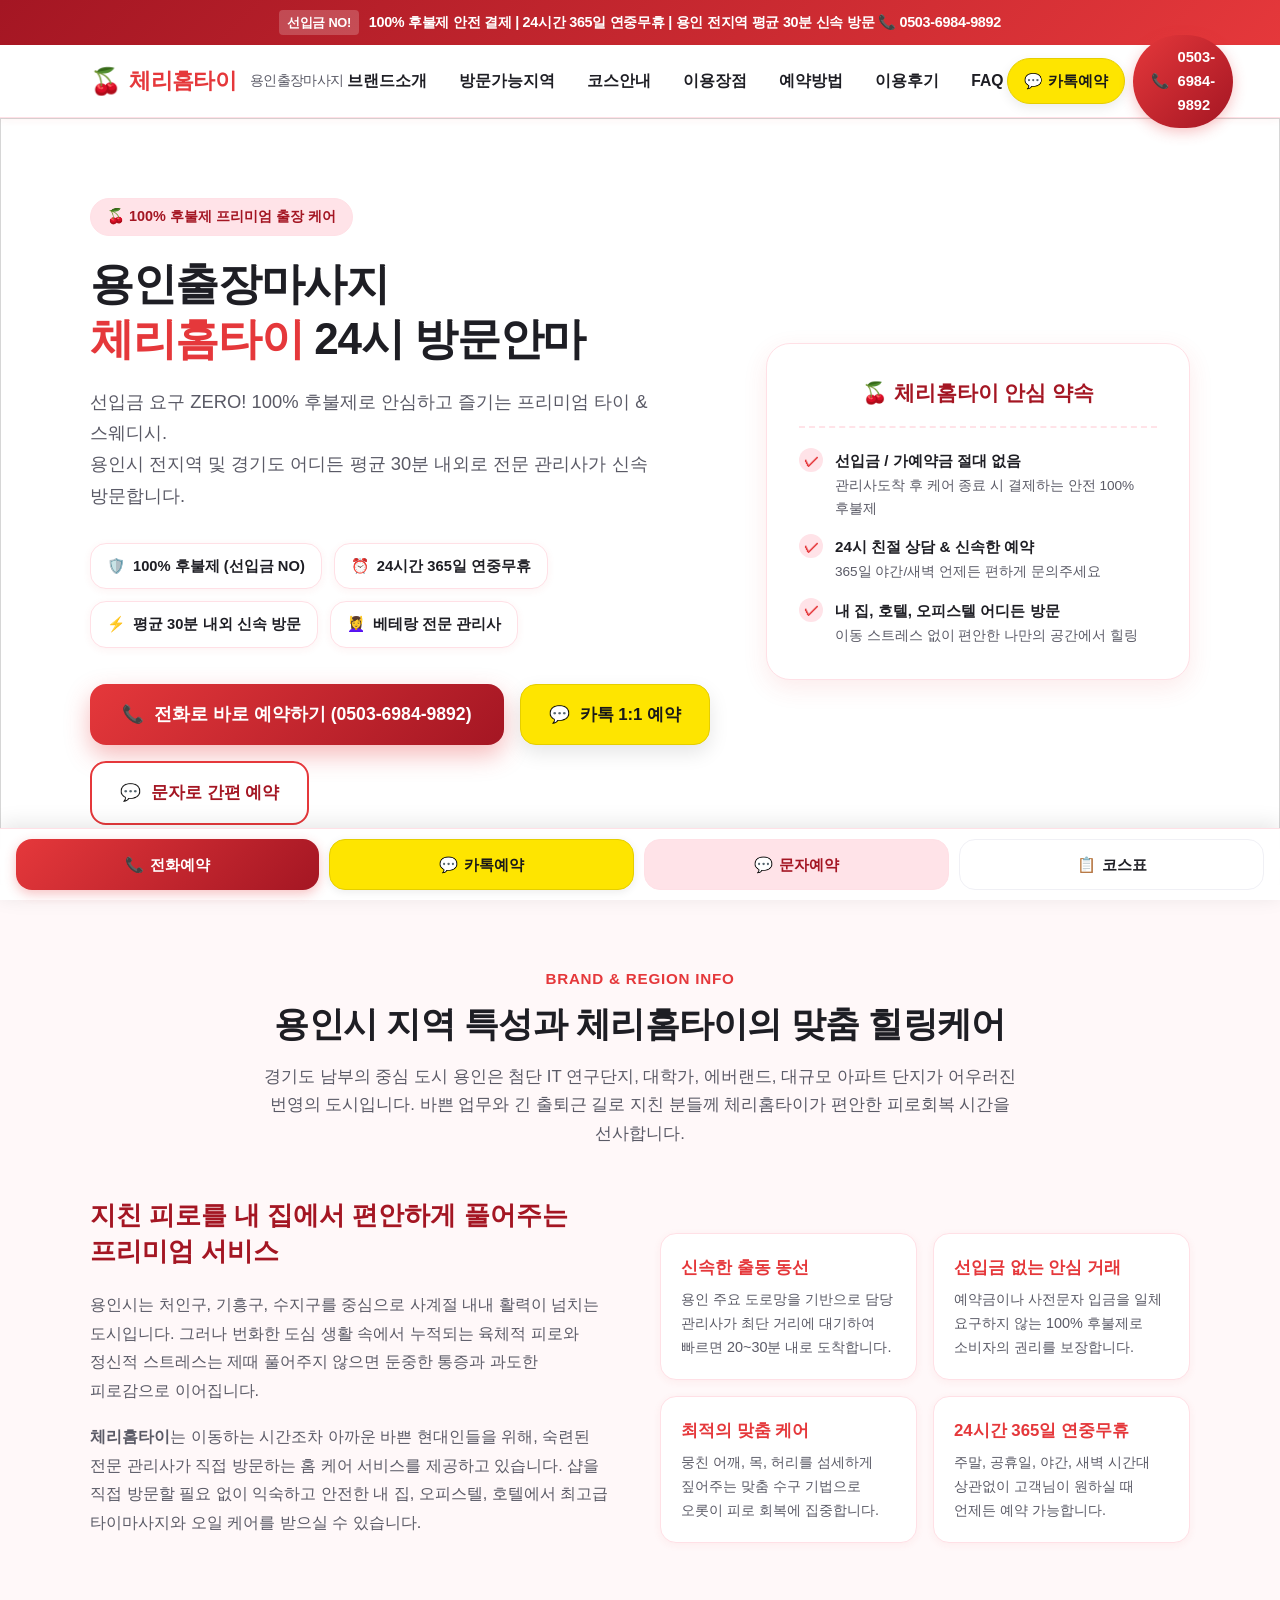
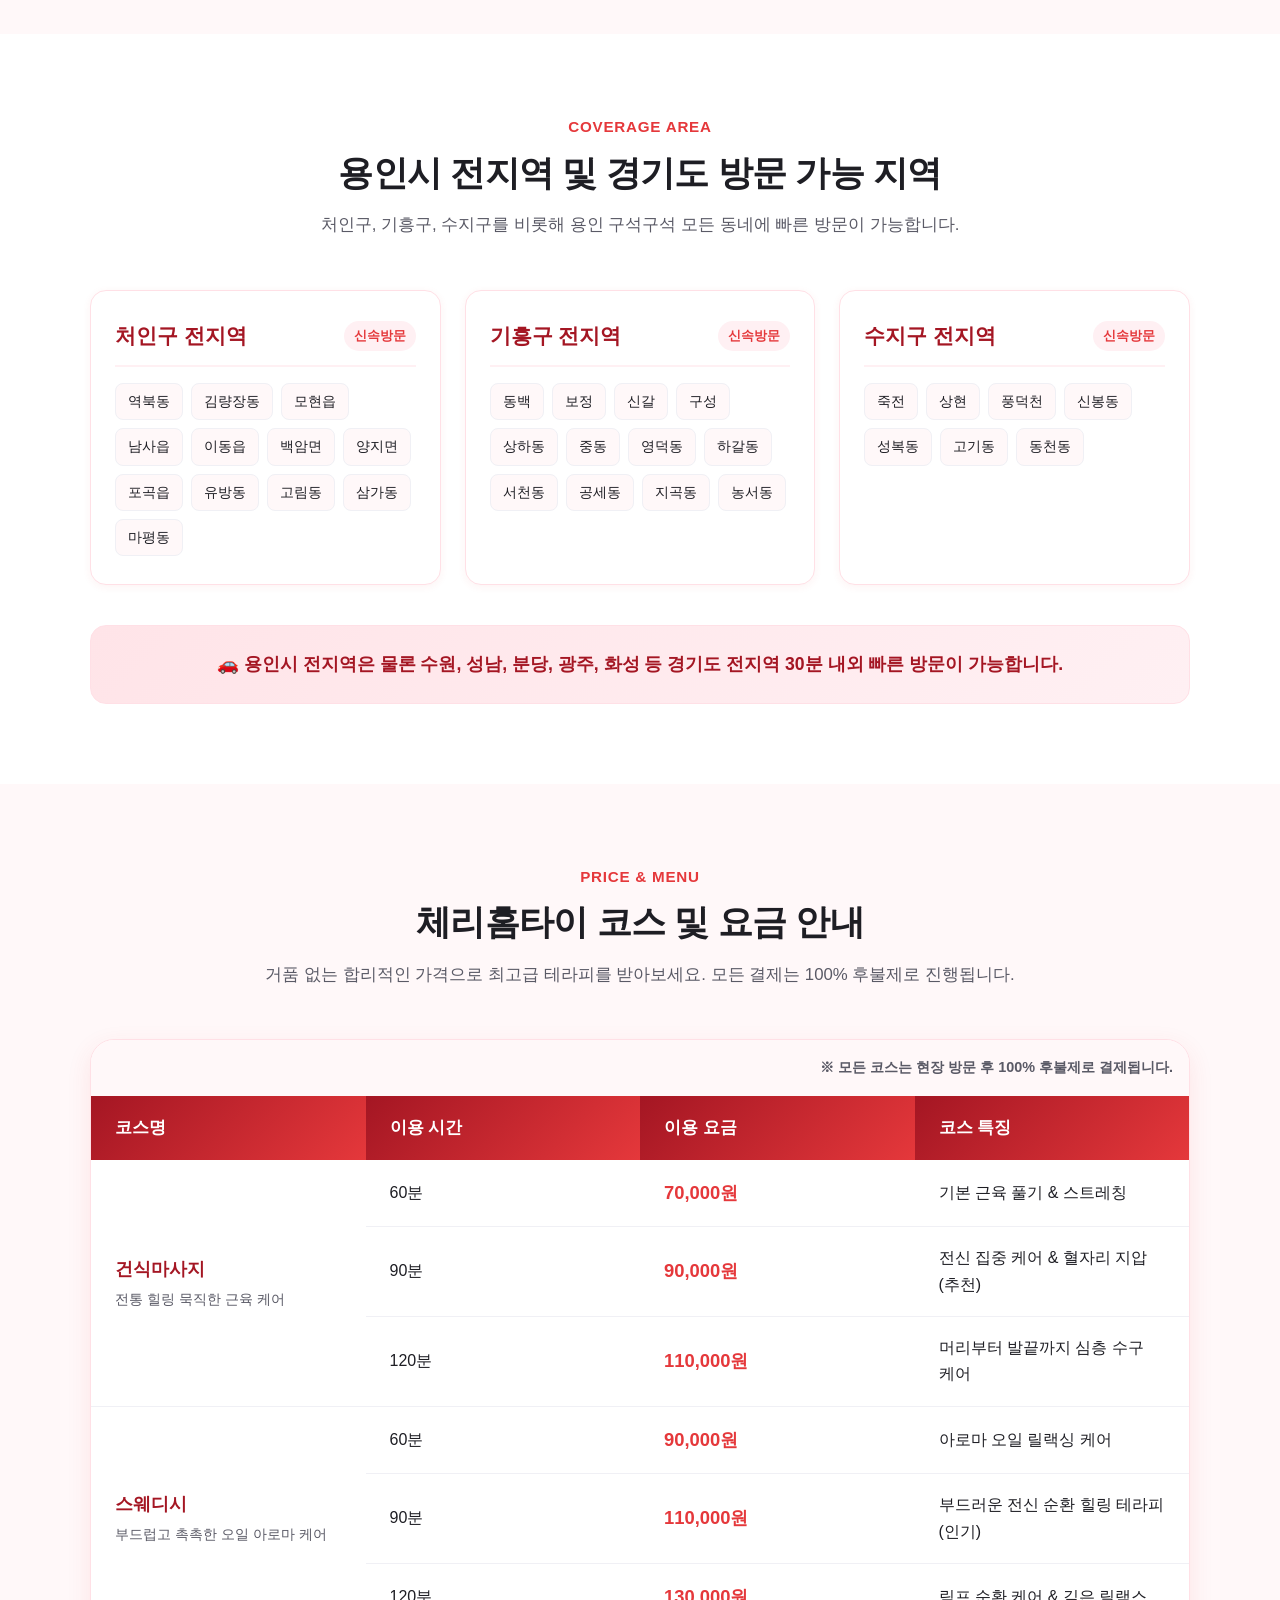
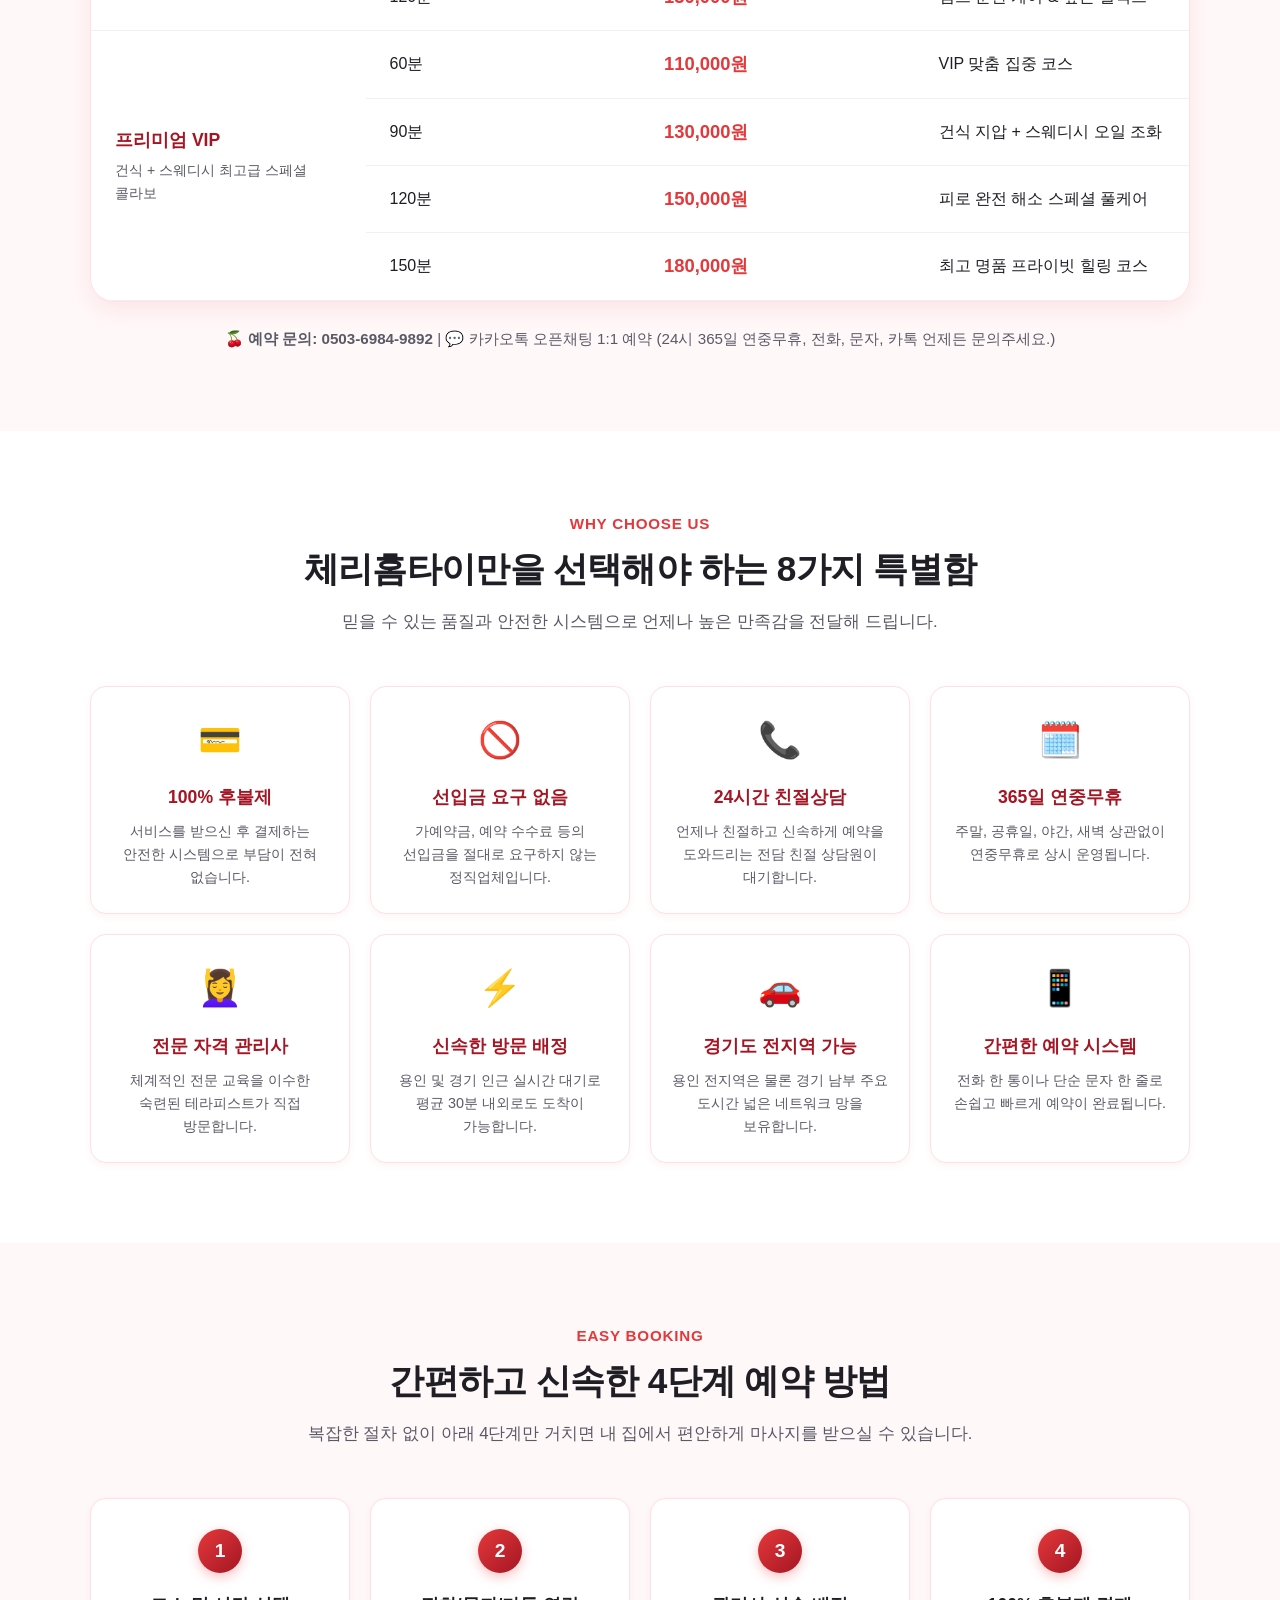
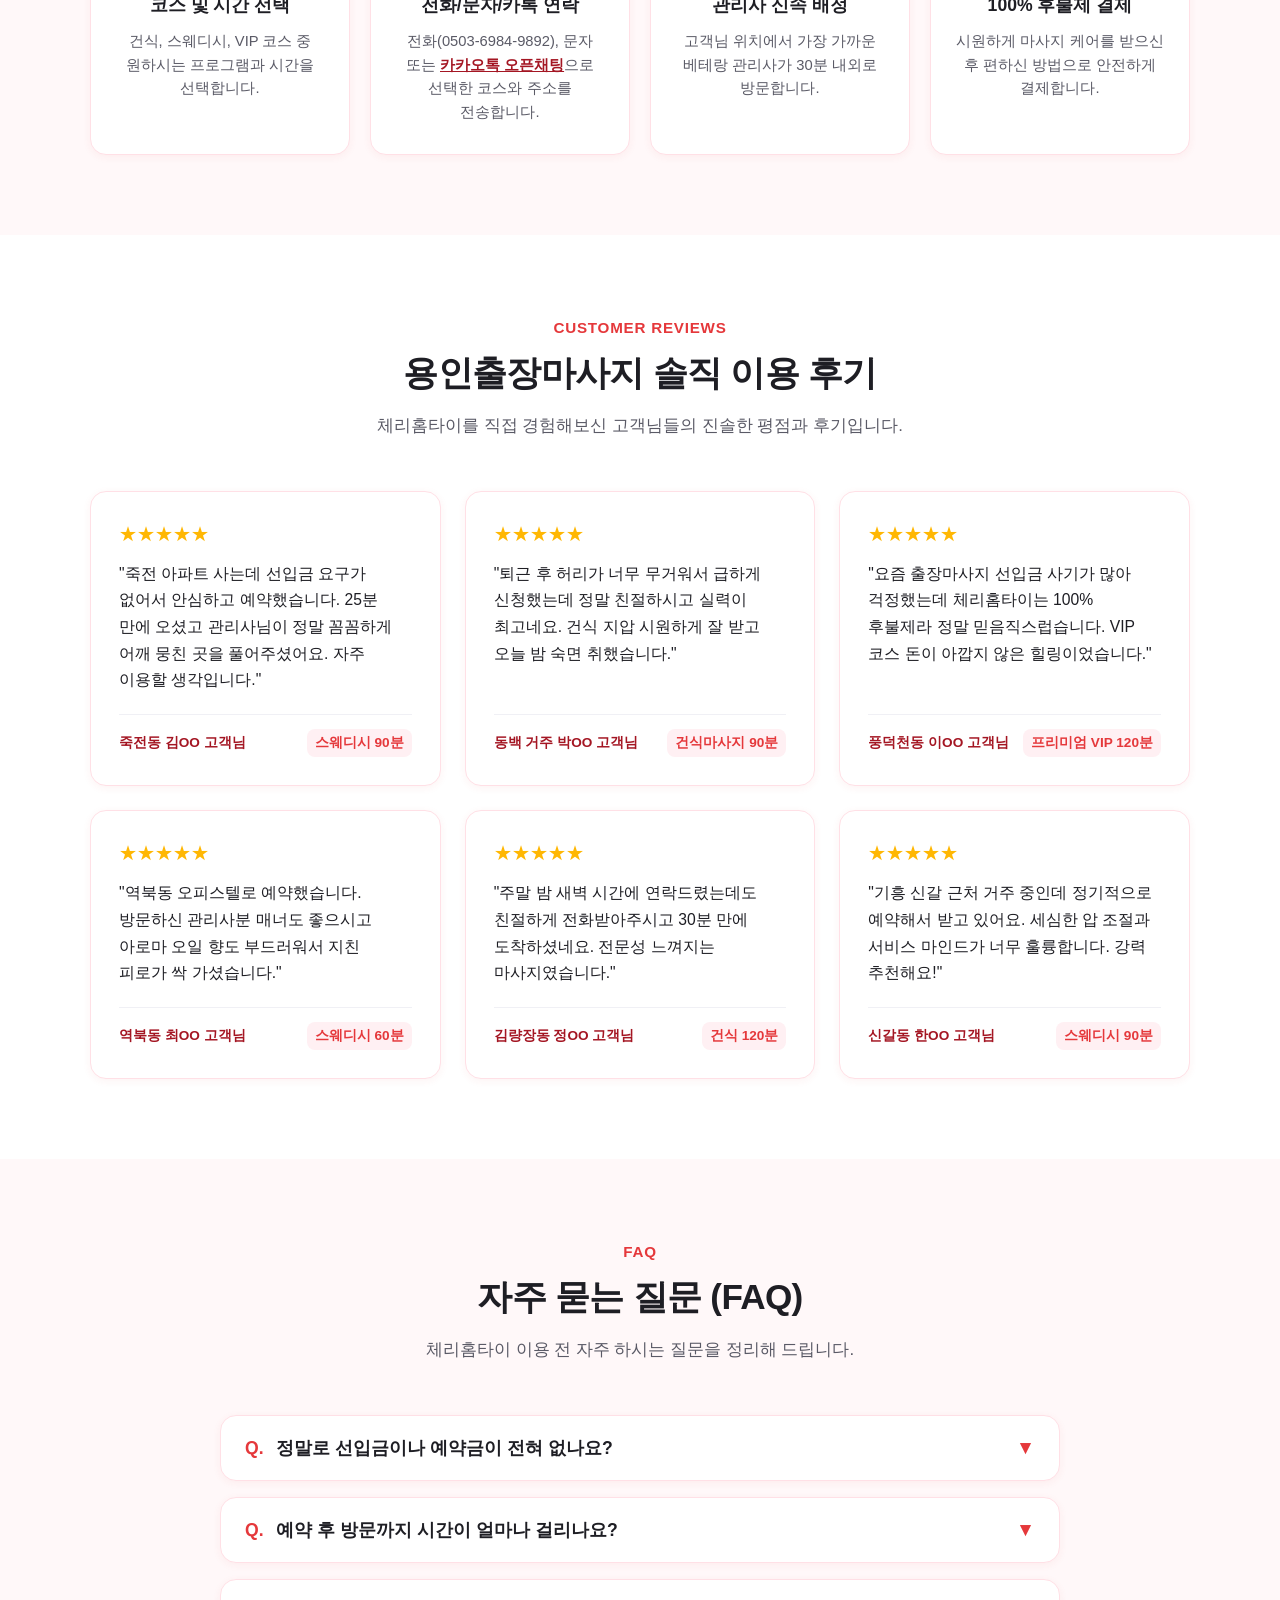
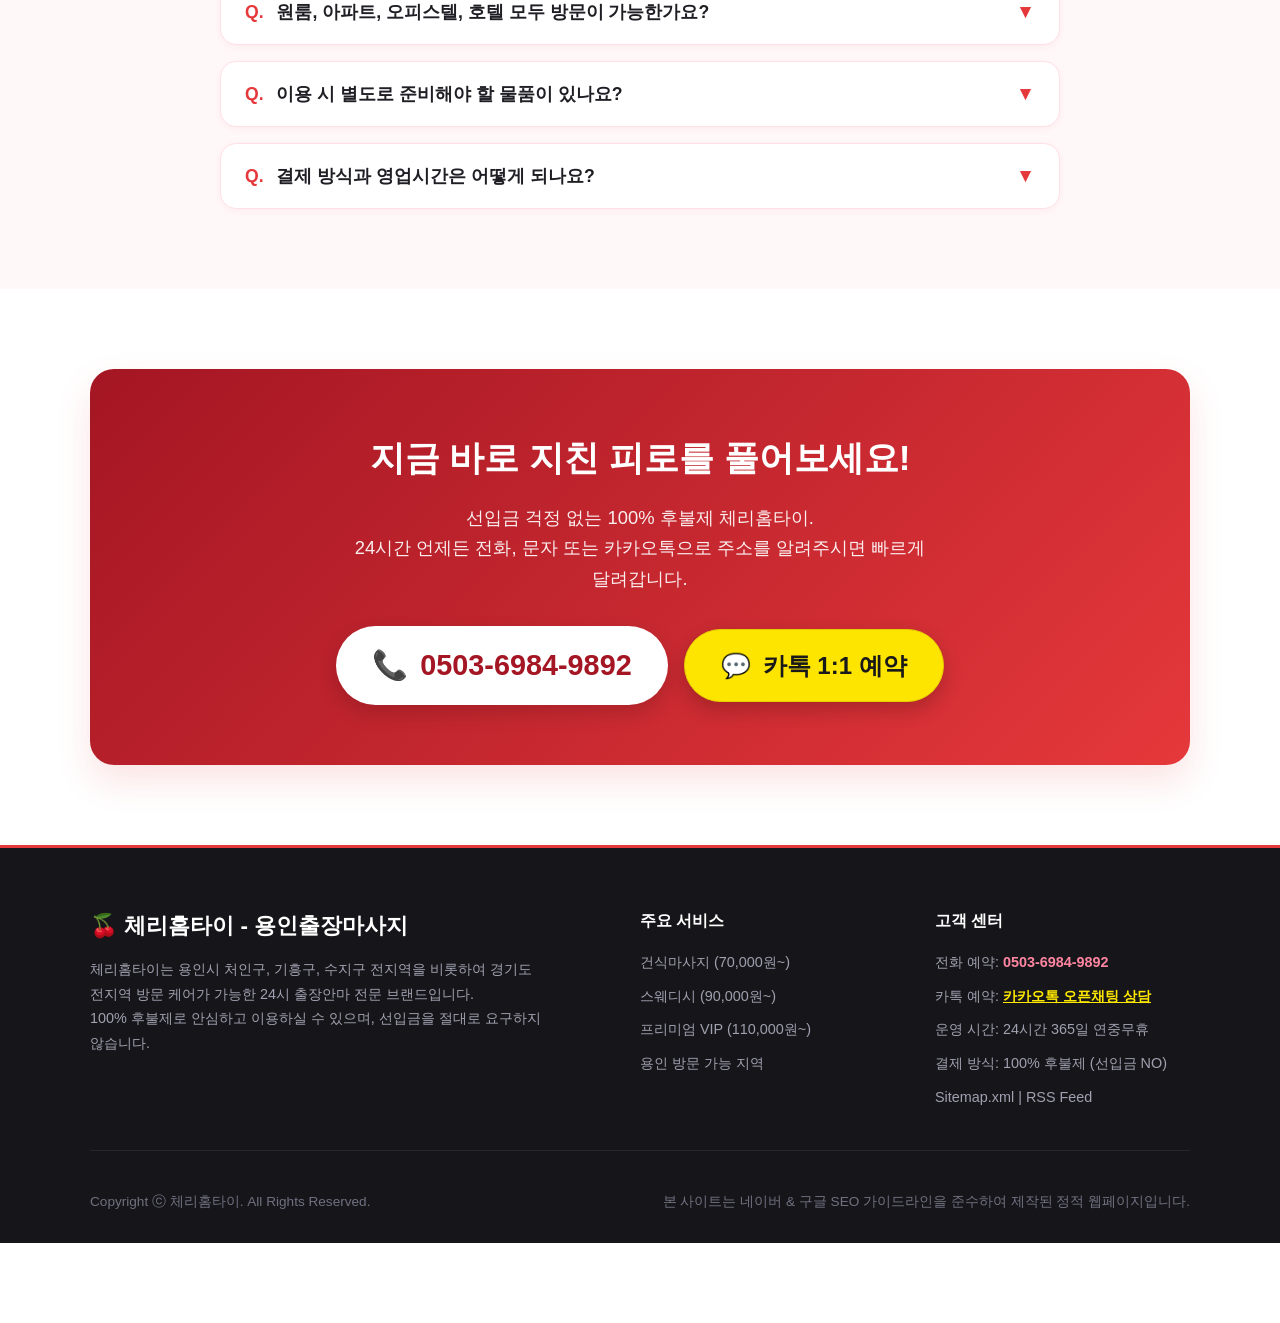
<file: index.html>
<!DOCTYPE html>
<html lang="ko">
<head>
  <meta charset="UTF-8">
  <meta name="viewport" content="width=device-width, initial-scale=1.0, maximum-scale=5.0">
  <meta http-equiv="X-UA-Compatible" content="IE=edge">
  
  <!-- Naver & Search Engine Verification -->
  <meta name="naver-site-verification" content="7aa9ab7d4a8866bc0a4c1fb76f53d74b">
  
  <!-- SEO Essential Title & Description -->
  <title>용인출장마사지 100%후불제 24시 체리홈타이 | 용인출장안마 전문</title>
  <meta name="description" content="용인출장마사지 전문 체리홈타이. 선입금 없는 100% 후불제, 24시간 365일 연중무휴, 평균 30분 내외 신속 방문! 처인구, 기흥구, 수지구, 동백, 죽전, 보정, 신갈, 역북 등 용인 전지역 전문 관리사 방문 케어.">
  <meta name="keywords" content="용인출장마사지, 용인출장안마, 체리홈타이, 용인홈타이, 처인구출장마사지, 기흥구출장마사지, 수지구출장마사지, 동백출장마사지, 죽전출장마사지, 보정출장마사지, 신갈출장마사지, 상현출장마사지, 풍덕천출장마사지, 구성출장마사지, 역북출장마사지, 김량장출장마사지, 모현출장마사지, 남사출장마사지, 이동출장마사지, 백암출장마사지, 양지출장마사지, 100%후불제, 선입금없음">
  
  <!-- Canonical URL -->
  <link rel="canonical" href="https://massage-platform.yongincherry.workers.dev/">
  
  <!-- Robots Indexing -->
  <meta name="robots" content="index, follow, max-image-preview:large, max-snippet:-1, max-video-preview:-1">
  <meta name="author" content="체리홈타이">
  
  <!-- Favicon -->
  <link rel="icon" type="image/png" sizes="48x48" href="https://massage-platform.yongincherry.workers.dev/cherrylogo.png">
  <link rel="apple-touch-icon" href="https://massage-platform.yongincherry.workers.dev/cherrylogo.png">
  
  <!-- Open Graph (OG) Tags -->
  <meta property="og:type" content="website">
  <meta property="og:site_name" content="체리홈타이">
  <meta property="og:title" content="용인출장마사지 100%후불제 24시 체리홈타이">
  <meta property="og:description" content="선입금 없는 100% 후불제 용인출장마사지! 24시간 365일 연중무휴, 평균 30분 내외 신속 방문. 타이, 스웨디시, VIP 케어 전문.">
  <meta property="og:url" content="https://massage-platform.yongincherry.workers.dev/">
  <meta property="og:image" content="https://massage-platform.yongincherry.workers.dev/yonginog.png">
  <meta property="og:image:secure_url" content="https://massage-platform.yongincherry.workers.dev/yonginog.png">
  <meta property="og:image:width" content="600">
  <meta property="og:image:height" content="600">
  <meta property="og:image:type" content="image/png">
  <meta property="og:locale" content="ko_KR">
  
  <!-- Twitter Card Tags -->
  <meta name="twitter:card" content="summary_large_image">
  <meta name="twitter:title" content="용인출장마사지 100%후불제 24시 체리홈타이">
  <meta name="twitter:description" content="선입금 사기 걱정 없는 100% 후불제 용인출장안마 전문 체리홈타이. 24시간 언제든 신속 방문.">
  <meta name="twitter:image" content="https://massage-platform.yongincherry.workers.dev/yonginog.png">
  
  <!-- Pure External CSS -->
  <link rel="stylesheet" href="style.css">
  
  <!-- JSON-LD Structured Data Schemas -->
  <script type="application/ld+json">
  {
    "@context": "https://schema.org",
    "@graph": [
      {
        "@type": ["ProfessionalService", "LocalBusiness"],
        "@id": "https://massage-platform.yongincherry.workers.dev/#localbusiness",
        "name": "체리홈타이 - 용인출장마사지",
        "image": "https://massage-platform.yongincherry.workers.dev/yonginog.png",
        "logo": "https://massage-platform.yongincherry.workers.dev/cherrylogo.png",
        "url": "https://massage-platform.yongincherry.workers.dev/",
        "telephone": "0503-6984-9892",
        "priceRange": "70,000원 ~ 180,000원",
        "address": {
          "@type": "PostalAddress",
          "addressLocality": "용인시",
          "addressRegion": "경기도",
          "addressCountry": "KR"
        },
        "geo": {
          "@type": "GeoCoordinates",
          "latitude": "37.241088",
          "longitude": "127.177553"
        },
        "openingHoursSpecification": {
          "@type": "OpeningHoursSpecification",
          "dayOfWeek": ["Monday", "Tuesday", "Wednesday", "Thursday", "Friday", "Saturday", "Sunday"],
          "opens": "00:00",
          "closes": "24:00"
        },
        "areaServed": [
          {"@type": "AdministrativeArea", "name": "용인시 처인구"},
          {"@type": "AdministrativeArea", "name": "용인시 기흥구"},
          {"@type": "AdministrativeArea", "name": "용인시 수지구"},
          {"@type": "AdministrativeArea", "name": "경기도 전지역"}
        ],
        "description": "용인출장마사지 전문 체리홈타이. 100% 후불제, 선입금 없음, 24시간 365일 연중무휴, 평균 30분 내외 방문."
      },
      {
        "@type": "WebSite",
        "@id": "https://massage-platform.yongincherry.workers.dev/#website",
        "url": "https://massage-platform.yongincherry.workers.dev/",
        "name": "체리홈타이 용인출장마사지",
        "inLanguage": "ko-KR"
      },
      {
        "@type": "Organization",
        "@id": "https://massage-platform.yongincherry.workers.dev/#organization",
        "name": "체리홈타이",
        "url": "https://massage-platform.yongincherry.workers.dev/",
        "logo": "https://massage-platform.yongincherry.workers.dev/cherrylogo.png",
        "image": "https://massage-platform.yongincherry.workers.dev/yonginog.png",
        "contactPoint": {
          "@type": "ContactPoint",
          "telephone": "0503-6984-9892",
          "contactType": "customer service",
          "availableLanguage": "Korean"
        }
      },
      {
        "@type": "BreadcrumbList",
        "@id": "https://massage-platform.yongincherry.workers.dev/#breadcrumb",
        "itemListElement": [
          {
            "@type": "ListItem",
            "position": 1,
            "name": "홈",
            "item": "https://massage-platform.yongincherry.workers.dev/"
          },
          {
            "@type": "ListItem",
            "position": 2,
            "name": "경기도 출장마사지",
            "item": "https://massage-platform.yongincherry.workers.dev/#about"
          },
          {
            "@type": "ListItem",
            "position": 3,
            "name": "용인출장마사지 (체리홈타이)",
            "item": "https://massage-platform.yongincherry.workers.dev/"
          }
        ]
      },
      {
        "@type": "FAQPage",
        "@id": "https://massage-platform.yongincherry.workers.dev/#faqpage",
        "mainEntity": [
          {
            "@type": "Question",
            "name": "정말로 선입금이나 예약금이 전혀 없나요?",
            "acceptedAnswer": {
              "@type": "Answer",
              "text": "네, 체리홈타이는 100% 후불제로만 운영됩니다. 가예약금, 출장비, 예약 수수료 등의 선입금을 절대로 요구하지 않으므로 안심하고 이용하실 수 있습니다."
            }
          },
          {
            "@type": "Question",
            "name": "예약 후 방문까지 시간이 얼마나 걸리나요?",
            "acceptedAnswer": {
              "@type": "Answer",
              "text": "용인시 전지역(처인구, 기흥구, 수지구 등) 평균 30분 내외로 신속하게 방문합니다. 최적화된 동선으로 관리사를 빠르게 배정합니다."
            }
          },
          {
            "@type": "Question",
            "name": "원룸, 아파트, 오피스텔, 호텔 모두 방문 가능한가요?",
            "acceptedAnswer": {
              "@type": "Answer",
              "text": "네, 아파트, 오피스텔, 빌라, 원룸 등 개인 거주 공간과 호텔, 모텔 등 숙박업소 모두 방문 케어가 가능합니다."
            }
          },
          {
            "@type": "Question",
            "name": "이용 시 별도로 준비해야 할 물품이 있나요?",
            "acceptedAnswer": {
              "@type": "Answer",
              "text": "따로 준비하실 필요가 없습니다. 전문 관리사가 최고급 타월, 오일 등 필요한 모든 용품을 준비하여 방문합니다."
            }
          },
          {
            "@type": "Question",
            "name": "결제 방식과 영업시간은 어떻게 되나요?",
            "acceptedAnswer": {
              "@type": "Answer",
              "text": "체리홈타이는 24시간 365일 연중무휴로 운영됩니다. 서비스 종료 후 현금 또는 계좌이체 등 100% 후불제로 결제하시면 됩니다."
            }
          }
        ]
      }
    ]
  }
  </script>
</head>
<body>

  <!-- Top Announcement Bar -->
  <div class="announcement-bar">
    <span>선입금 NO!</span> 100% 후불제 안전 결제 | 24시간 365일 연중무휴 | 용인 전지역 평균 30분 신속 방문 📞 <strong>0503-6984-9892</strong>
  </div>

  <!-- Header -->
  <header class="main-header">
    <div class="container header-inner">
      <a href="https://massage-platform.yongincherry.workers.dev/" class="logo" title="체리홈타이 메인으로 이동">
        <span class="cherry-icon">🍒</span>
        <span>체리홈타이</span>
        <span class="sub">용인출장마사지</span>
      </a>

      <nav class="nav-menu" id="navMenu">
        <a href="#about" class="nav-link">브랜드소개</a>
        <a href="#region" class="nav-link">방문가능지역</a>
        <a href="#course" class="nav-link">코스안내</a>
        <a href="#advantages" class="nav-link">이용장점</a>
        <a href="#reservation" class="nav-link">예약방법</a>
        <a href="#reviews" class="nav-link">이용후기</a>
        <a href="#faq" class="nav-link">FAQ</a>
      </nav>

      <div class="header-action-group" style="display: flex; align-items: center; gap: 8px;">
        <a href="https://open.kakao.com/o/s3zuwACi" target="_blank" rel="noopener noreferrer" class="header-kakao-btn" title="체리홈타이 카카오톡 예약 문의">
          <span>💬</span> 카톡예약
        </a>
        <a href="tel:0503-6984-9892" class="header-call-btn" title="체리홈타이 24시 전화 연결">
          <span>📞</span> 0503-6984-9892
        </a>
      </div>

      <button class="mobile-menu-btn" id="mobileMenuBtn" aria-label="모바일 메뉴 열기" aria-expanded="false">
        ☰
      </button>
    </div>
  </header>

  <main id="main-content">
    <!-- Hero Section -->
    <section class="hero-section" id="hero">
      <img
        id="heroBackgroundImage"
        class="hero-background-image"
        alt=""
        aria-hidden="true"
      >

      <div class="hero-background-overlay" aria-hidden="true"></div>

      <div class="hero-inner container hero-grid">
        <div class="hero-content">
          <div class="hero-tag">
            <span>🍒 100% 후불제 프리미엄 출장 케어</span>
          </div>
          <!-- Primary H1 tag for SEO -->
          <h1 class="hero-title">
            용인출장마사지<br>
            <span class="highlight">체리홈타이</span> 24시 방문안마
          </h1>
          <p class="hero-subtitle">
            선입금 요구 ZERO! 100% 후불제로 안심하고 즐기는 프리미엄 타이 &amp; 스웨디시.<br>
            용인시 전지역 및 경기도 어디든 평균 30분 내외로 전문 관리사가 신속 방문합니다.
          </p>

          <div class="hero-badges">
            <div class="hero-badge-item">
              <span class="badge-icon">🛡️</span> 100% 후불제 (선입금 NO)
            </div>
            <div class="hero-badge-item">
              <span class="badge-icon">⏰</span> 24시간 365일 연중무휴
            </div>
            <div class="hero-badge-item">
              <span class="badge-icon">⚡</span> 평균 30분 내외 신속 방문
            </div>
            <div class="hero-badge-item">
              <span class="badge-icon">💆‍♀️</span> 베테랑 전문 관리사
            </div>
          </div>

          <div class="hero-cta-group">
            <a href="tel:0503-6984-9892" class="btn-primary" title="전화로 바로 예약하기">
              <span>📞</span> 전화로 바로 예약하기 (0503-6984-9892)
            </a>
            <a href="https://open.kakao.com/o/s3zuwACi" target="_blank" rel="noopener noreferrer" class="btn-kakao" title="카카오톡 오픈채팅으로 1:1 예약하기">
              <span>💬</span> 카톡 1:1 예약
            </a>
            <a href="sms:0503-6984-9892?body=용인출장마사지%20예약문의%20드립니다." class="btn-secondary" title="문자로 간편 예약하기">
              <span>💬</span> 문자로 간편 예약
            </a>
          </div>
        </div>

        <div class="hero-card">
          <div class="hero-card-header">
            <h3>🍒 체리홈타이 안심 약속</h3>
          </div>
          <div class="hero-card-list">
            <div class="hero-card-item">
              <span class="check">✓</span>
              <div>
                <strong>선입금 / 가예약금 절대 없음</strong>
                <p style="font-size: 0.85rem; color: var(--text-muted); margin-top:2px;">관리사도착 후 케어 종료 시 결제하는 안전 100% 후불제</p>
              </div>
            </div>
            <div class="hero-card-item">
              <span class="check">✓</span>
              <div>
                <strong>24시 친절 상담 &amp; 신속한 예약</strong>
                <p style="font-size: 0.85rem; color: var(--text-muted); margin-top:2px;">365일 야간/새벽 언제든 편하게 문의주세요</p>
              </div>
            </div>
            <div class="hero-card-item">
              <span class="check">✓</span>
              <div>
                <strong>내 집, 호텔, 오피스텔 어디든 방문</strong>
                <p style="font-size: 0.85rem; color: var(--text-muted); margin-top:2px;">이동 스트레스 없이 편안한 나만의 공간에서 힐링</p>
              </div>
            </div>
          </div>
        </div>
      </div>
    </section>

    <!-- About Yongin Section -->
    <section class="section section-bg-light" id="about">
      <div class="container">
        <div class="section-header">
          <span class="section-subtitle">Brand &amp; Region Info</span>
          <h2 class="section-title">용인시 지역 특성과 체리홈타이의 맞춤 힐링케어</h2>
          <p class="section-desc">
            경기도 남부의 중심 도시 용인은 첨단 IT 연구단지, 대학가, 에버랜드, 대규모 아파트 단지가 어우러진 번영의 도시입니다.
            바쁜 업무와 긴 출퇴근 길로 지친 분들께 체리홈타이가 편안한 피로회복 시간을 선사합니다.
          </p>
        </div>

        <div class="about-grid">
          <div class="about-text">
            <h3>지친 피로를 내 집에서 편안하게 풀어주는 프리미엄 서비스</h3>
            <p>
              용인시는 처인구, 기흥구, 수지구를 중심으로 사계절 내내 활력이 넘치는 도시입니다. 그러나 번화한 도심 생활 속에서 누적되는 육체적 피로와 정신적 스트레스는 제때 풀어주지 않으면 둔중한 통증과 과도한 피로감으로 이어집니다.
            </p>
            <p>
              <strong>체리홈타이</strong>는 이동하는 시간조차 아까운 바쁜 현대인들을 위해, 숙련된 전문 관리사가 직접 방문하는 홈 케어 서비스를 제공하고 있습니다. 샵을 직접 방문할 필요 없이 익숙하고 안전한 내 집, 오피스텔, 호텔에서 최고급 타이마사지와 오일 케어를 받으실 수 있습니다.
            </p>
          </div>

          <div class="about-features">
            <div class="about-feature-card">
              <h4>신속한 출동 동선</h4>
              <p>용인 주요 도로망을 기반으로 담당 관리사가 최단 거리에 대기하여 빠르면 20~30분 내로 도착합니다.</p>
            </div>
            <div class="about-feature-card">
              <h4>선입금 없는 안심 거래</h4>
              <p>예약금이나 사전문자 입금을 일체 요구하지 않는 100% 후불제로 소비자의 권리를 보장합니다.</p>
            </div>
            <div class="about-feature-card">
              <h4>최적의 맞춤 케어</h4>
              <p>뭉친 어깨, 목, 허리를 섬세하게 짚어주는 맞춤 수구 기법으로 오롯이 피로 회복에 집중합니다.</p>
            </div>
            <div class="about-feature-card">
              <h4>24시간 365일 연중무휴</h4>
              <p>주말, 공휴일, 야간, 새벽 시간대 상관없이 고객님이 원하실 때 언제든 예약 가능합니다.</p>
            </div>
          </div>
        </div>
      </div>
    </section>

    <!-- Service Region Section -->
    <section class="section" id="region">
      <div class="container">
        <div class="section-header">
          <span class="section-subtitle">Coverage Area</span>
          <h2 class="section-title">용인시 전지역 및 경기도 방문 가능 지역</h2>
          <p class="section-desc">
            처인구, 기흥구, 수지구를 비롯해 용인 구석구석 모든 동네에 빠른 방문이 가능합니다.
          </p>
        </div>

        <div class="region-cards-grid">
          <!-- Cheoin-gu -->
          <div class="region-card">
            <div class="region-card-header">
              <h3>처인구 전지역</h3>
              <span class="region-tag">신속방문</span>
            </div>
            <div class="region-list">
              <span class="region-chip">역북동</span>
              <span class="region-chip">김량장동</span>
              <span class="region-chip">모현읍</span>
              <span class="region-chip">남사읍</span>
              <span class="region-chip">이동읍</span>
              <span class="region-chip">백암면</span>
              <span class="region-chip">양지면</span>
              <span class="region-chip">포곡읍</span>
              <span class="region-chip">유방동</span>
              <span class="region-chip">고림동</span>
              <span class="region-chip">삼가동</span>
              <span class="region-chip">마평동</span>
            </div>
          </div>

          <!-- Giheung-gu -->
          <div class="region-card">
            <div class="region-card-header">
              <h3>기흥구 전지역</h3>
              <span class="region-tag">신속방문</span>
            </div>
            <div class="region-list">
              <span class="region-chip">동백</span>
              <span class="region-chip">보정</span>
              <span class="region-chip">신갈</span>
              <span class="region-chip">구성</span>
              <span class="region-chip">상하동</span>
              <span class="region-chip">중동</span>
              <span class="region-chip">영덕동</span>
              <span class="region-chip">하갈동</span>
              <span class="region-chip">서천동</span>
              <span class="region-chip">공세동</span>
              <span class="region-chip">지곡동</span>
              <span class="region-chip">농서동</span>
            </div>
          </div>

          <!-- Suji-gu -->
          <div class="region-card">
            <div class="region-card-header">
              <h3>수지구 전지역</h3>
              <span class="region-tag">신속방문</span>
            </div>
            <div class="region-list">
              <span class="region-chip">죽전</span>
              <span class="region-chip">상현</span>
              <span class="region-chip">풍덕천</span>
              <span class="region-chip">신봉동</span>
              <span class="region-chip">성복동</span>
              <span class="region-chip">고기동</span>
              <span class="region-chip">동천동</span>
            </div>
          </div>
        </div>

        <div class="region-banner">
          🚗 용인시 전지역은 물론 수원, 성남, 분당, 광주, 화성 등 <strong>경기도 전지역 30분 내외 빠른 방문</strong>이 가능합니다.
        </div>
      </div>
    </section>

    <!-- Course & Price Table Section -->
    <section class="section section-bg-light" id="course">
      <div class="container">
        <div class="section-header">
          <span class="section-subtitle">Price &amp; Menu</span>
          <h2 class="section-title">체리홈타이 코스 및 요금 안내</h2>
          <p class="section-desc">
            거품 없는 합리적인 가격으로 최고급 테라피를 받아보세요. 모든 결제는 100% 후불제로 진행됩니다.
          </p>
        </div>

        <div class="course-table-container">
          <table class="course-table">
            <caption>※ 모든 코스는 현장 방문 후 100% 후불제로 결제됩니다.</caption>
            <thead>
              <tr>
                <th scope="col" style="width: 25%;">코스명</th>
                <th scope="col" style="width: 25%;">이용 시간</th>
                <th scope="col" style="width: 25%;">이용 요금</th>
                <th scope="col" style="width: 25%;">코스 특징</th>
              </tr>
            </thead>
            <tbody>
              <!-- 건식마사지 -->
              <tr>
                <td rowspan="3">
                  <span class="course-name-badge">건식마사지</span>
                  <span class="course-desc-text">전통 힐링 묵직한 근육 케어</span>
                </td>
                <td>60분</td>
                <td><span class="price-text">70,000원</span></td>
                <td>기본 근육 풀기 &amp; 스트레칭</td>
              </tr>
              <tr>
                <td>90분</td>
                <td><span class="price-text">90,000원</span></td>
                <td>전신 집중 케어 &amp; 혈자리 지압 (추천)</td>
              </tr>
              <tr>
                <td>120분</td>
                <td><span class="price-text">110,000원</span></td>
                <td>머리부터 발끝까지 심층 수구 케어</td>
              </tr>

              <!-- 스웨디시 -->
              <tr>
                <td rowspan="3">
                  <span class="course-name-badge">스웨디시</span>
                  <span class="course-desc-text">부드럽고 촉촉한 오일 아로마 케어</span>
                </td>
                <td>60분</td>
                <td><span class="price-text">90,000원</span></td>
                <td>아로마 오일 릴랙싱 케어</td>
              </tr>
              <tr>
                <td>90분</td>
                <td><span class="price-text">110,000원</span></td>
                <td>부드러운 전신 순환 힐링 테라피 (인기)</td>
              </tr>
              <tr>
                <td>120분</td>
                <td><span class="price-text">130,000원</span></td>
                <td>림프 순환 케어 &amp; 깊은 릴랙스</td>
              </tr>

              <!-- 프리미엄 VIP -->
              <tr>
                <td rowspan="4">
                  <span class="course-name-badge">프리미엄 VIP</span>
                  <span class="course-desc-text">건식 + 스웨디시 최고급 스페셜 콜라보</span>
                </td>
                <td>60분</td>
                <td><span class="price-text">110,000원</span></td>
                <td>VIP 맞춤 집중 코스</td>
              </tr>
              <tr>
                <td>90분</td>
                <td><span class="price-text">130,000원</span></td>
                <td>건식 지압 + 스웨디시 오일 조화</td>
              </tr>
              <tr>
                <td>120분</td>
                <td><span class="price-text">150,000원</span></td>
                <td>피로 완전 해소 스페셜 풀케어</td>
              </tr>
              <tr>
                <td>150분</td>
                <td><span class="price-text">180,000원</span></td>
                <td>최고 명품 프라이빗 힐링 코스</td>
              </tr>
            </tbody>
          </table>
        </div>

        <!-- Mobile Dedicated Course Cards (Optimized for Mobile View) -->
        <div class="mobile-course-list">
          <!-- 건식마사지 -->
          <div class="mobile-course-card">
            <div class="mobile-course-header">
              <span class="mobile-course-badge">건식마사지</span>
              <span class="mobile-course-sub">전통 힐링 묵직한 근육 케어</span>
            </div>
            <div class="mobile-course-items">
              <div class="mobile-course-row">
                <div class="mobile-course-time-wrap">
                  <span class="mobile-time-badge">60분</span>
                  <span class="mobile-price-val">70,000원</span>
                </div>
                <div class="mobile-course-feat">기본 근육 풀기 &amp; 스트레칭</div>
              </div>
              <div class="mobile-course-row highlight">
                <div class="mobile-course-time-wrap">
                  <span class="mobile-time-badge">90분</span>
                  <span class="mobile-price-val">90,000원</span>
                  <span class="mobile-tag-recommend">추천</span>
                </div>
                <div class="mobile-course-feat">전신 집중 케어 &amp; 혈자리 지압</div>
              </div>
              <div class="mobile-course-row">
                <div class="mobile-course-time-wrap">
                  <span class="mobile-time-badge">120분</span>
                  <span class="mobile-price-val">110,000원</span>
                </div>
                <div class="mobile-course-feat">머리부터 발끝까지 심층 수구 케어</div>
              </div>
            </div>
          </div>

          <!-- 스웨디시 -->
          <div class="mobile-course-card">
            <div class="mobile-course-header">
              <span class="mobile-course-badge">스웨디시</span>
              <span class="mobile-course-sub">부드럽고 촉촉한 오일 아로마 케어</span>
            </div>
            <div class="mobile-course-items">
              <div class="mobile-course-row">
                <div class="mobile-course-time-wrap">
                  <span class="mobile-time-badge">60분</span>
                  <span class="mobile-price-val">90,000원</span>
                </div>
                <div class="mobile-course-feat">아로마 오일 릴랙싱 케어</div>
              </div>
              <div class="mobile-course-row highlight">
                <div class="mobile-course-time-wrap">
                  <span class="mobile-time-badge">90분</span>
                  <span class="mobile-price-val">110,000원</span>
                  <span class="mobile-tag-popular">인기</span>
                </div>
                <div class="mobile-course-feat">부드러운 전신 순환 힐링 테라피</div>
              </div>
              <div class="mobile-course-row">
                <div class="mobile-course-time-wrap">
                  <span class="mobile-time-badge">120분</span>
                  <span class="mobile-price-val">130,000원</span>
                </div>
                <div class="mobile-course-feat">림프 순환 케어 &amp; 깊은 릴랙스</div>
              </div>
            </div>
          </div>

          <!-- 프리미엄 VIP -->
          <div class="mobile-course-card vip">
            <div class="mobile-course-header vip-header">
              <span class="mobile-course-badge vip-badge">👑 프리미엄 VIP</span>
              <span class="mobile-course-sub">건식 + 스웨디시 최고급 스페셜 콜라보</span>
            </div>
            <div class="mobile-course-items">
              <div class="mobile-course-row">
                <div class="mobile-course-time-wrap">
                  <span class="mobile-time-badge">60분</span>
                  <span class="mobile-price-val">110,000원</span>
                </div>
                <div class="mobile-course-feat">VIP 맞춤 집중 코스</div>
              </div>
              <div class="mobile-course-row">
                <div class="mobile-course-time-wrap">
                  <span class="mobile-time-badge">90분</span>
                  <span class="mobile-price-val">130,000원</span>
                </div>
                <div class="mobile-course-feat">건식 지압 + 스웨디시 오일 조화</div>
              </div>
              <div class="mobile-course-row highlight">
                <div class="mobile-course-time-wrap">
                  <span class="mobile-time-badge">120분</span>
                  <span class="mobile-price-val">150,000원</span>
                  <span class="mobile-tag-recommend">추천</span>
                </div>
                <div class="mobile-course-feat">피로 완전 해소 스페셜 풀케어</div>
              </div>
              <div class="mobile-course-row">
                <div class="mobile-course-time-wrap">
                  <span class="mobile-time-badge">150분</span>
                  <span class="mobile-price-val">180,000원</span>
                </div>
                <div class="mobile-course-feat">최고 명품 프라이빗 힐링 코스</div>
              </div>
            </div>
          </div>
        </div>

        <p class="course-note">
          🍒 <strong>예약 문의: 0503-6984-9892</strong> | <a href="https://open.kakao.com/o/s3zuwACi" target="_blank" rel="noopener noreferrer" class="course-kakao-link">💬 카카오톡 오픈채팅 1:1 예약</a> (24시 365일 연중무휴, 전화, 문자, 카톡 언제든 문의주세요.)
        </p>
      </div>
    </section>

    <!-- Advantages Section -->
    <section class="section" id="advantages">
      <div class="container">
        <div class="section-header">
          <span class="section-subtitle">Why Choose Us</span>
          <h2 class="section-title">체리홈타이만을 선택해야 하는 8가지 특별함</h2>
          <p class="section-desc">
            믿을 수 있는 품질과 안전한 시스템으로 언제나 높은 만족감을 전달해 드립니다.
          </p>
        </div>

        <div class="advantages-grid">
          <div class="adv-card">
            <span class="adv-icon">💳</span>
            <h3>100% 후불제</h3>
            <p>서비스를 받으신 후 결제하는 안전한 시스템으로 부담이 전혀 없습니다.</p>
          </div>
          <div class="adv-card">
            <span class="adv-icon">🚫</span>
            <h3>선입금 요구 없음</h3>
            <p>가예약금, 예약 수수료 등의 선입금을 절대로 요구하지 않는 정직업체입니다.</p>
          </div>
          <div class="adv-card">
            <span class="adv-icon">📞</span>
            <h3>24시간 친절상담</h3>
            <p>언제나 친절하고 신속하게 예약을 도와드리는 전담 친절 상담원이 대기합니다.</p>
          </div>
          <div class="adv-card">
            <span class="adv-icon">🗓️</span>
            <h3>365일 연중무휴</h3>
            <p>주말, 공휴일, 야간, 새벽 상관없이 연중무휴로 상시 운영됩니다.</p>
          </div>
          <div class="adv-card">
            <span class="adv-icon">💆‍♀️</span>
            <h3>전문 자격 관리사</h3>
            <p>체계적인 전문 교육을 이수한 숙련된 테라피스트가 직접 방문합니다.</p>
          </div>
          <div class="adv-card">
            <span class="adv-icon">⚡</span>
            <h3>신속한 방문 배정</h3>
            <p>용인 및 경기 인근 실시간 대기로 평균 30분 내외로도 도착이 가능합니다.</p>
          </div>
          <div class="adv-card">
            <span class="adv-icon">🚗</span>
            <h3>경기도 전지역 가능</h3>
            <p>용인 전지역은 물론 경기 남부 주요 도시간 넓은 네트워크 망을 보유합니다.</p>
          </div>
          <div class="adv-card">
            <span class="adv-icon">📱</span>
            <h3>간편한 예약 시스템</h3>
            <p>전화 한 통이나 단순 문자 한 줄로 손쉽고 빠르게 예약이 완료됩니다.</p>
          </div>
        </div>
      </div>
    </section>

    <!-- Reservation Steps Section -->
    <section class="section section-bg-light" id="reservation">
      <div class="container">
        <div class="section-header">
          <span class="section-subtitle">Easy Booking</span>
          <h2 class="section-title">간편하고 신속한 4단계 예약 방법</h2>
          <p class="section-desc">
            복잡한 절차 없이 아래 4단계만 거치면 내 집에서 편안하게 마사지를 받으실 수 있습니다.
          </p>
        </div>

        <div class="reservation-steps-grid">
          <div class="step-card">
            <div class="step-number">1</div>
            <h3>코스 및 시간 선택</h3>
            <p>건식, 스웨디시, VIP 코스 중 원하시는 프로그램과 시간을 선택합니다.</p>
          </div>
          <div class="step-card">
            <div class="step-number">2</div>
            <h3>전화/문자/카톡 연락</h3>
            <p>전화(0503-6984-9892), 문자 또는 <a href="https://open.kakao.com/o/s3zuwACi" target="_blank" rel="noopener noreferrer" style="color:var(--red-dark); font-weight:800; text-decoration:underline;">카카오톡 오픈채팅</a>으로 선택한 코스와 주소를 전송합니다.</p>
          </div>
          <div class="step-card">
            <div class="step-number">3</div>
            <h3>관리사 신속 배정</h3>
            <p>고객님 위치에서 가장 가까운 베테랑 관리사가 30분 내외로 방문합니다.</p>
          </div>
          <div class="step-card">
            <div class="step-number">4</div>
            <h3>100% 후불제 결제</h3>
            <p>시원하게 마사지 케어를 받으신 후 편하신 방법으로 안전하게 결제합니다.</p>
          </div>
        </div>
      </div>
    </section>

    <!-- Reviews Section -->
    <section class="section" id="reviews">
      <div class="container">
        <div class="section-header">
          <span class="section-subtitle">Customer Reviews</span>
          <h2 class="section-title">용인출장마사지 솔직 이용 후기</h2>
          <p class="section-desc">
            체리홈타이를 직접 경험해보신 고객님들의 진솔한 평점과 후기입니다.
          </p>
        </div>

        <div class="reviews-grid">
          <div class="review-card">
            <div>
              <div class="review-stars">★★★★★</div>
              <p class="review-text">
                "죽전 아파트 사는데 선입금 요구가 없어서 안심하고 예약했습니다. 25분 만에 오셨고 관리사님이 정말 꼼꼼하게 어깨 뭉친 곳을 풀어주셨어요. 자주 이용할 생각입니다."
              </p>
            </div>
            <div class="review-meta">
              <span class="review-author">죽전동 김OO 고객님</span>
              <span class="review-course">스웨디시 90분</span>
            </div>
          </div>

          <div class="review-card">
            <div>
              <div class="review-stars">★★★★★</div>
              <p class="review-text">
                "퇴근 후 허리가 너무 무거워서 급하게 신청했는데 정말 친절하시고 실력이 최고네요. 건식 지압 시원하게 잘 받고 오늘 밤 숙면 취했습니다."
              </p>
            </div>
            <div class="review-meta">
              <span class="review-author">동백 거주 박OO 고객님</span>
              <span class="review-course">건식마사지 90분</span>
            </div>
          </div>

          <div class="review-card">
            <div>
              <div class="review-stars">★★★★★</div>
              <p class="review-text">
                "요즘 출장마사지 선입금 사기가 많아 걱정했는데 체리홈타이는 100% 후불제라 정말 믿음직스럽습니다. VIP 코스 돈이 아깝지 않은 힐링이었습니다."
              </p>
            </div>
            <div class="review-meta">
              <span class="review-author">풍덕천동 이OO 고객님</span>
              <span class="review-course">프리미엄 VIP 120분</span>
            </div>
          </div>

          <div class="review-card">
            <div>
              <div class="review-stars">★★★★★</div>
              <p class="review-text">
                "역북동 오피스텔로 예약했습니다. 방문하신 관리사분 매너도 좋으시고 아로마 오일 향도 부드러워서 지친 피로가 싹 가셨습니다."
              </p>
            </div>
            <div class="review-meta">
              <span class="review-author">역북동 최OO 고객님</span>
              <span class="review-course">스웨디시 60분</span>
            </div>
          </div>

          <div class="review-card">
            <div>
              <div class="review-stars">★★★★★</div>
              <p class="review-text">
                "주말 밤 새벽 시간에 연락드렸는데도 친절하게 전화받아주시고 30분 만에 도착하셨네요. 전문성 느껴지는 마사지였습니다."
              </p>
            </div>
            <div class="review-meta">
              <span class="review-author">김량장동 정OO 고객님</span>
              <span class="review-course">건식 120분</span>
            </div>
          </div>

          <div class="review-card">
            <div>
              <div class="review-stars">★★★★★</div>
              <p class="review-text">
                "기흥 신갈 근처 거주 중인데 정기적으로 예약해서 받고 있어요. 세심한 압 조절과 서비스 마인드가 너무 훌륭합니다. 강력 추천해요!"
              </p>
            </div>
            <div class="review-meta">
              <span class="review-author">신갈동 한OO 고객님</span>
              <span class="review-course">스웨디시 90분</span>
            </div>
          </div>
        </div>
      </div>
    </section>

    <!-- FAQ Section -->
    <section class="section section-bg-light" id="faq">
      <div class="container">
        <div class="section-header">
          <span class="section-subtitle">FAQ</span>
          <h2 class="section-title">자주 묻는 질문 (FAQ)</h2>
          <p class="section-desc">
            체리홈타이 이용 전 자주 하시는 질문을 정리해 드립니다.
          </p>
        </div>

        <div class="faq-accordion">
          <!-- Q1 -->
          <div class="faq-item">
            <button class="faq-question" type="button">
              <span><span class="q-badge">Q.</span> 정말로 선입금이나 예약금이 전혀 없나요?</span>
              <span class="faq-icon">▼</span>
            </button>
            <div class="faq-answer">
              <div class="faq-answer-inner">
                네, 그렇습니다! 체리홈타이는 100% 후불제로만 운영됩니다. 어떠한 경우에도 가예약금, 출장비, 예약 수수료 등의 선입금을 절대 요구하지 않습니다. 관리사가 도착하여 케어를 마친 후 결제해주시면 되므로 안심하고 예약해주세요.
              </div>
            </div>
          </div>

          <!-- Q2 -->
          <div class="faq-item">
            <button class="faq-question" type="button">
              <span><span class="q-badge">Q.</span> 예약 후 방문까지 시간이 얼마나 걸리나요?</span>
              <span class="faq-icon">▼</span>
            </button>
            <div class="faq-answer">
              <div class="faq-answer-inner">
                용인시 전지역(처인구, 기흥구, 수지구 등) 평균 30분 내외로 빠르게 방문합니다. 도로 교통 상황에 따라 약간의 차이가 발생할 수 있으나, 고객님과 가장 가까운 거리에 있는 담당 관리사를 신속 배정합니다.
              </div>
            </div>
          </div>

          <!-- Q3 -->
          <div class="faq-item">
            <button class="faq-question" type="button">
              <span><span class="q-badge">Q.</span> 원룸, 아파트, 오피스텔, 호텔 모두 방문이 가능한가요?</span>
              <span class="faq-icon">▼</span>
            </button>
            <div class="faq-answer">
              <div class="faq-answer-inner">
                네, 가능합니다! 고객님이 계신 개인 거주 공간(아파트, 빌라, 원룸, 오피스텔) 및 숙박업소(호텔, 모텔 등) 어디든 방문 케어가 가능합니다. 단, 위치 확인이 어려운 야외나 비정상적인 공간은 방문이 제한될 수 있습니다.
              </div>
            </div>
          </div>

          <!-- Q4 -->
          <div class="faq-item">
            <button class="faq-question" type="button">
              <span><span class="q-badge">Q.</span> 이용 시 별도로 준비해야 할 물품이 있나요?</span>
              <span class="faq-icon">▼</span>
            </button>
            <div class="faq-answer">
              <div class="faq-answer-inner">
                전혀 없습니다. 체리홈타이 전문 관리사가 최고급 타월, 아로마 오일 등 마사지에 필요한 제반 용품을 모두 준비하여 방문합니다. 편안하게 마음을 열고 기다려주시면 됩니다.
              </div>
            </div>
          </div>

          <!-- Q5 -->
          <div class="faq-item">
            <button class="faq-question" type="button">
              <span><span class="q-badge">Q.</span> 결제 방식과 영업시간은 어떻게 되나요?</span>
              <span class="faq-icon">▼</span>
            </button>
            <div class="faq-answer">
              <div class="faq-answer-inner">
                체리홈타이는 24시간 365일 연중무휴로 운영됩니다. 결제는 관리사 도착 후 계좌이체 또는 현금 등 편하신 방법으로 안전하게 진행해주시면 됩니다.
              </div>
            </div>
          </div>
        </div>
      </div>
    </section>

    <!-- Contact CTA Section -->
    <section class="section">
      <div class="container">
        <div class="cta-banner">
          <h2>지금 바로 지친 피로를 풀어보세요!</h2>
          <p>
            선입금 걱정 없는 100% 후불제 체리홈타이.<br>
            24시간 언제든 전화, 문자 또는 카카오톡으로 주소를 알려주시면 빠르게 달려갑니다.
          </p>
          <div class="cta-banner-buttons">
            <a href="tel:0503-6984-9892" class="cta-banner-phone" title="체리홈타이 전화 예약하기">
              <span>📞</span> 0503-6984-9892
            </a>
            <a href="https://open.kakao.com/o/s3zuwACi" target="_blank" rel="noopener noreferrer" class="cta-banner-kakao" title="체리홈타이 카카오톡 예약하기">
              <span>💬</span> 카톡 1:1 예약
            </a>
          </div>
        </div>
      </div>
    </section>
  </main>

  <!-- Footer -->
  <footer class="main-footer">
    <div class="container">
      <div class="footer-top">
        <div class="footer-brand">
          <h3>🍒 체리홈타이 - 용인출장마사지</h3>
          <p>
            체리홈타이는 용인시 처인구, 기흥구, 수지구 전지역을 비롯하여 경기도 전지역 방문 케어가 가능한 24시 출장안마 전문 브랜드입니다.<br>
            100% 후불제로 안심하고 이용하실 수 있으며, 선입금을 절대로 요구하지 않습니다.
          </p>
        </div>

        <div>
          <h4 class="footer-links-title">주요 서비스</h4>
          <ul class="footer-nav-list">
            <li><a href="#course">건식마사지 (70,000원~)</a></li>
            <li><a href="#course">스웨디시 (90,000원~)</a></li>
            <li><a href="#course">프리미엄 VIP (110,000원~)</a></li>
            <li><a href="#region">용인 방문 가능 지역</a></li>
          </ul>
        </div>

        <div>
          <h4 class="footer-links-title">고객 센터</h4>
          <ul class="footer-nav-list">
            <li>전화 예약: <strong style="color: var(--pink-accent);">0503-6984-9892</strong></li>
            <li>카톡 예약: <a href="https://open.kakao.com/o/s3zuwACi" target="_blank" rel="noopener noreferrer" style="color: #FFE800; font-weight: 700; text-decoration: underline;">카카오톡 오픈채팅 상담</a></li>
            <li>운영 시간: 24시간 365일 연중무휴</li>
            <li>결제 방식: 100% 후불제 (선입금 NO)</li>
            <li><a href="sitemap.xml" target="_blank">Sitemap.xml</a> | <a href="rss.xml" target="_blank">RSS Feed</a></li>
          </ul>
        </div>
      </div>

      <div class="footer-bottom">
        <p>Copyright ⓒ 체리홈타이. All Rights Reserved.</p>
        <p>본 사이트는 네이버 &amp; 구글 SEO 가이드라인을 준수하여 제작된 정적 웹페이지입니다.</p>
      </div>
    </div>
  </footer>

  <!-- Sticky Bottom Mobile Action Bar -->
  <div class="mobile-sticky-bar">
    <a href="tel:0503-6984-9892" class="mobile-sticky-btn btn-call" title="전화 연결">
      <span>📞</span> 전화예약
    </a>
    <a href="https://open.kakao.com/o/s3zuwACi" target="_blank" rel="noopener noreferrer" class="mobile-sticky-btn btn-kakao" title="카톡 예약">
      <span>💬</span> 카톡예약
    </a>
    <a href="sms:0503-6984-9892?body=용인출장마사지%20예약문의%20드립니다." class="mobile-sticky-btn btn-sms" title="문자 예약">
      <span>💬</span> 문자예약
    </a>
    <a href="#course" class="mobile-sticky-btn btn-course" title="코스 요금표">
      <span>📋</span> 코스표
    </a>
  </div>

  <!-- Toast Notification Popup -->
  <div id="toastNotice" class="toast-notice" role="alert" aria-live="polite"></div>

  <!-- Pure External JavaScript -->
  <script type="module" src="script.js"></script>
</body>
</html>
</file>
<file: style.css>
/* ==========================================================================
   체리홈타이 - 용인출장마사지 Luxury Clean Styling Sheet (style.css)
   Color Palette: White, Soft Pink (#FFF0F3, #FFE3E8), Deep Red (#E5383B, #C53030), Crimson Accent
   ========================================================================== */

:root {
  --font-primary: 'Pretendard', -apple-system, BlinkMacSystemFont, 'Segoe UI', Roboto, Helvetica, Arial, sans-serif;
  --bg-main: #FFFFFF;
  --bg-subtle: #FFF8F9;
  --bg-card: #FFFFFF;
  --pink-light: #FFF0F3;
  --pink-medium: #FFE3E8;
  --pink-accent: #FF85A1;
  --red-main: #E5383B;
  --red-dark: #A41623;
  --red-hover: #C53030;
  --text-dark: #1E1E24;
  --text-muted: #5A5A66;
  --text-light: #8C8C9A;
  --border-light: #FFE0E6;
  --border-subtle: #F0F0F5;
  --shadow-sm: 0 2px 8px rgba(229, 56, 59, 0.06);
  --shadow-md: 0 8px 24px rgba(229, 56, 59, 0.1);
  --shadow-lg: 0 16px 36px rgba(229, 56, 59, 0.14);
  --radius-sm: 8px;
  --radius-md: 16px;
  --radius-lg: 24px;
  --radius-full: 9999px;
  --container-max: 1140px;
}

/* Reset & Base Setup */
*, *::before, *::after {
  box-sizing: border-box;
  margin: 0;
  padding: 0;
}

html {
  scroll-behavior: smooth;
  font-size: 16px;
  -webkit-text-size-adjust: 100%;
}

body {
  font-family: var(--font-primary);
  background-color: var(--bg-main);
  color: var(--text-dark);
  line-height: 1.65;
  word-break: keep-all;
  overflow-x: hidden;
  padding-bottom: 80px; /* Space for fixed bottom bar on mobile */
}

a {
  color: inherit;
  text-decoration: none;
}

ul, ol {
  list-style: none;
}

img {
  max-width: 100%;
  height: auto;
  display: block;
}

button, input, select {
  font-family: inherit;
  font-size: inherit;
}

/* Container Utility */
.container {
  width: 100%;
  max-width: var(--container-max);
  margin: 0 auto;
  padding: 0 20px;
}

/* Header & Announcement Bar */
.announcement-bar {
  background: linear-gradient(135deg, var(--red-dark), var(--red-main));
  color: #FFFFFF;
  text-align: center;
  padding: 10px 16px;
  font-size: 0.9rem;
  font-weight: 600;
  letter-spacing: -0.02em;
}

.announcement-bar span {
  display: inline-block;
  background: rgba(255, 255, 255, 0.2);
  padding: 2px 8px;
  border-radius: 4px;
  margin-right: 6px;
  font-size: 0.8rem;
}

.main-header {
  position: sticky;
  top: 0;
  z-index: 100;
  background: rgba(255, 255, 255, 0.95);
  backdrop-filter: blur(12px);
  -webkit-backdrop-filter: blur(12px);
  border-bottom: 1px solid var(--border-light);
  box-shadow: var(--shadow-sm);
}

.header-inner {
  display: flex;
  align-items: center;
  justify-content: space-between;
  height: 72px;
}

.logo {
  display: flex;
  align-items: center;
  gap: 8px;
  font-size: 1.4rem;
  font-weight: 800;
  color: var(--red-main);
  letter-spacing: -0.03em;
}

.logo .cherry-icon {
  font-size: 1.6rem;
}

.logo span.sub {
  font-size: 0.85rem;
  color: var(--text-muted);
  font-weight: 500;
  margin-left: 6px;
  display: inline-block;
}

/* Screen Reader / SEO Image Utility */
.sr-only {
  position: absolute;
  width: 1px;
  height: 1px;
  padding: 0;
  margin: -1px;
  overflow: hidden;
  clip: rect(0, 0, 0, 0);
  white-space: nowrap;
  border: 0;
}

.nav-menu {
  display: flex;
  align-items: center;
  gap: 24px;
}

.nav-link {
  font-size: 0.98rem;
  font-weight: 600;
  color: var(--text-dark);
  transition: color 0.2s ease;
  padding: 8px 4px;
}

.nav-link:hover {
  color: var(--red-main);
}

.header-call-btn {
  display: inline-flex;
  align-items: center;
  gap: 8px;
  background: linear-gradient(135deg, var(--red-main), var(--red-dark));
  color: #FFFFFF;
  padding: 10px 18px;
  border-radius: var(--radius-full);
  font-weight: 700;
  font-size: 0.92rem;
  box-shadow: 0 4px 14px rgba(229, 56, 59, 0.3);
  transition: all 0.25s ease;
  text-decoration: none;
}

.header-call-btn:hover {
  transform: translateY(-2px);
  box-shadow: 0 6px 18px rgba(229, 56, 59, 0.4);
}

.header-kakao-btn {
  display: inline-flex;
  align-items: center;
  gap: 6px;
  background: #FEE500;
  color: #191919;
  padding: 10px 16px;
  border-radius: var(--radius-full);
  font-weight: 800;
  font-size: 0.92rem;
  box-shadow: 0 4px 12px rgba(0, 0, 0, 0.08);
  transition: all 0.25s ease;
  text-decoration: none;
  border: 1px solid #E5CE00;
}

.header-kakao-btn:hover {
  background: #fada0a;
  transform: translateY(-2px);
  box-shadow: 0 6px 16px rgba(0, 0, 0, 0.12);
}

.mobile-menu-btn {
  display: none;
  background: none;
  border: none;
  font-size: 1.6rem;
  color: var(--text-dark);
  cursor: pointer;
  padding: 6px;
}

/* Hero Section */
.hero-section {
  position: relative;
  isolation: isolate;
  overflow: hidden;
  min-height: 620px;
  background: #ffffff;

  padding: 80px 0 60px;
  border-bottom: 1px solid var(--border-light);
}

.hero-background-image {
  position: absolute;
  inset: 0;
  z-index: 0;
  display: block;
  width: 100%;
  height: 100%;
  max-width: none;
  object-fit: cover;
  object-position: center center;
  opacity: 1;
  visibility: visible;
  pointer-events: none;
}

.hero-background-overlay {
  position: absolute;
  inset: 0;
  z-index: 1;
  pointer-events: none;
  background: rgba(255, 255, 255, 0.35);
}

.hero-inner {
  position: relative;
  z-index: 2;
  min-height: 620px;
}

.hero-content {
  position: relative;
  z-index: 1;
}

.hero-grid {
  display: grid;
  grid-template-columns: 1.2fr 0.8fr;
  gap: 40px;
  align-items: center;
}

.hero-tag {
  display: inline-flex;
  align-items: center;
  gap: 8px;
  background: var(--pink-medium);
  color: var(--red-dark);
  padding: 6px 16px;
  border-radius: var(--radius-full);
  font-size: 0.9rem;
  font-weight: 700;
  margin-bottom: 20px;
  border: 1px solid var(--border-light);
}

.hero-title {
  font-size: 2.75rem;
  font-weight: 900;
  line-height: 1.25;
  letter-spacing: -0.03em;
  color: var(--text-dark);
  margin-bottom: 20px;
}

.hero-title .highlight {
  color: var(--red-main);
  position: relative;
  display: inline-block;
}

.hero-subtitle {
  font-size: 1.15rem;
  color: var(--text-muted);
  line-height: 1.7;
  margin-bottom: 32px;
}

.hero-badges {
  display: flex;
  flex-wrap: wrap;
  gap: 12px;
  margin-bottom: 36px;
}

.hero-badge-item {
  display: flex;
  align-items: center;
  gap: 8px;
  background: var(--bg-card);
  padding: 10px 16px;
  border-radius: var(--radius-md);
  border: 1px solid var(--border-light);
  box-shadow: var(--shadow-sm);
  font-size: 0.92rem;
  font-weight: 700;
  color: var(--text-dark);
}

.hero-cta-group {
  display: flex;
  flex-wrap: wrap;
  gap: 16px;
}

.btn-primary {
  display: inline-flex;
  align-items: center;
  justify-content: center;
  gap: 10px;
  background: linear-gradient(135deg, var(--red-main), var(--red-dark));
  color: #FFFFFF;
  padding: 16px 32px;
  border-radius: var(--radius-md);
  font-size: 1.1rem;
  font-weight: 800;
  box-shadow: 0 10px 24px rgba(229, 56, 59, 0.35);
  transition: all 0.25s ease;
  border: none;
  cursor: pointer;
}

.btn-primary:hover {
  transform: translateY(-3px);
  box-shadow: 0 14px 28px rgba(229, 56, 59, 0.45);
}

.btn-secondary {
  display: inline-flex;
  align-items: center;
  justify-content: center;
  gap: 10px;
  background: var(--bg-card);
  color: var(--red-dark);
  padding: 16px 28px;
  border-radius: var(--radius-md);
  font-size: 1.05rem;
  font-weight: 700;
  border: 2px solid var(--red-main);
  transition: all 0.25s ease;
  cursor: pointer;
}

.btn-secondary:hover {
  background: var(--pink-light);
  transform: translateY(-2px);
}

.btn-kakao {
  display: inline-flex;
  align-items: center;
  justify-content: center;
  gap: 10px;
  background: #FEE500;
  color: #191919;
  padding: 16px 28px;
  border-radius: var(--radius-md);
  font-size: 1.05rem;
  font-weight: 800;
  box-shadow: 0 8px 20px rgba(0, 0, 0, 0.1);
  transition: all 0.25s ease;
  border: 1px solid #E5CE00;
  cursor: pointer;
  text-decoration: none;
}

.btn-kakao:hover {
  background: #fada0a;
  transform: translateY(-2px);
  box-shadow: 0 12px 24px rgba(0, 0, 0, 0.15);
}

.hero-card {
  background: var(--bg-card);
  border: 1px solid var(--border-light);
  border-radius: var(--radius-lg);
  padding: 32px;
  box-shadow: var(--shadow-md);
  position: relative;
}

.hero-card-header {
  border-bottom: 2px dashed var(--pink-medium);
  padding-bottom: 16px;
  margin-bottom: 20px;
  text-align: center;
}

.hero-card-header h3 {
  font-size: 1.3rem;
  color: var(--red-dark);
  font-weight: 800;
}

.hero-card-list {
  display: flex;
  flex-direction: column;
  gap: 14px;
}

.hero-card-item {
  display: flex;
  align-items: flex-start;
  gap: 12px;
  font-size: 0.95rem;
  color: var(--text-dark);
}

.hero-card-item .check {
  background: var(--pink-medium);
  color: var(--red-main);
  width: 24px;
  height: 24px;
  border-radius: 50%;
  display: flex;
  align-items: center;
  justify-content: center;
  font-weight: bold;
  flex-shrink: 0;
}

/* General Section Structure */
.section {
  padding: 80px 0;
}

.section-bg-light {
  background-color: var(--bg-subtle);
}

.section-header {
  text-align: center;
  max-width: 760px;
  margin: 0 auto 50px;
}

.section-subtitle {
  display: inline-block;
  color: var(--red-main);
  font-weight: 800;
  font-size: 0.95rem;
  text-transform: uppercase;
  letter-spacing: 0.05em;
  margin-bottom: 10px;
}

.section-title {
  font-size: 2.2rem;
  font-weight: 800;
  color: var(--text-dark);
  letter-spacing: -0.02em;
  margin-bottom: 16px;
  line-height: 1.3;
}

.section-desc {
  font-size: 1.05rem;
  color: var(--text-muted);
  line-height: 1.7;
}

/* About Yongin Section */
.about-grid {
  display: grid;
  grid-template-columns: 1fr 1fr;
  gap: 40px;
  align-items: center;
}

.about-text h3 {
  font-size: 1.6rem;
  font-weight: 800;
  color: var(--red-dark);
  margin-bottom: 20px;
  line-height: 1.4;
}

.about-text p {
  color: var(--text-muted);
  font-size: 1.02rem;
  margin-bottom: 18px;
  line-height: 1.75;
}

.about-features {
  display: grid;
  grid-template-columns: 1fr 1fr;
  gap: 16px;
  margin-top: 24px;
}

.about-feature-card {
  background: var(--bg-card);
  padding: 20px;
  border-radius: var(--radius-md);
  border: 1px solid var(--border-light);
  box-shadow: var(--shadow-sm);
}

.about-feature-card h4 {
  font-size: 1.05rem;
  font-weight: 700;
  color: var(--red-main);
  margin-bottom: 6px;
}

.about-feature-card p {
  font-size: 0.9rem;
  color: var(--text-muted);
  margin-bottom: 0;
}

/* Service Region Section */
.region-cards-grid {
  display: grid;
  grid-template-columns: repeat(3, 1fr);
  gap: 24px;
  margin-bottom: 40px;
}

.region-card {
  background: var(--bg-card);
  border: 1px solid var(--border-light);
  border-radius: var(--radius-md);
  padding: 28px 24px;
  box-shadow: var(--shadow-sm);
  transition: transform 0.25s ease, box-shadow 0.25s ease;
}

.region-card:hover {
  transform: translateY(-4px);
  box-shadow: var(--shadow-md);
  border-color: var(--pink-accent);
}

.region-card-header {
  display: flex;
  align-items: center;
  justify-content: space-between;
  margin-bottom: 16px;
  padding-bottom: 12px;
  border-bottom: 2px solid var(--pink-light);
}

.region-card-header h3 {
  font-size: 1.3rem;
  font-weight: 800;
  color: var(--red-dark);
}

.region-tag {
  background: var(--pink-light);
  color: var(--red-main);
  font-size: 0.82rem;
  font-weight: 700;
  padding: 4px 10px;
  border-radius: var(--radius-full);
}

.region-list {
  display: flex;
  flex-wrap: wrap;
  gap: 8px;
}

.region-chip {
  background: var(--bg-subtle);
  color: var(--text-dark);
  font-size: 0.88rem;
  padding: 6px 12px;
  border-radius: var(--radius-sm);
  border: 1px solid var(--border-subtle);
}

.region-banner {
  background: linear-gradient(135deg, #FFE4E8, #FFF0F3);
  border: 1px solid var(--border-light);
  border-radius: var(--radius-md);
  padding: 24px 32px;
  text-align: center;
  font-size: 1.1rem;
  font-weight: 700;
  color: var(--red-dark);
}

/* Course Table Section */
.course-table-container {
  background: var(--bg-card);
  border: 1px solid var(--border-light);
  border-radius: var(--radius-lg);
  box-shadow: var(--shadow-md);
  overflow: hidden;
  margin-bottom: 24px;
}

.course-table {
  width: 100%;
  border-collapse: collapse;
  text-align: left;
}

.course-table caption {
  padding: 16px;
  font-weight: 700;
  color: var(--text-muted);
  font-size: 0.9rem;
  text-align: right;
  background: var(--bg-subtle);
}

.course-table th {
  background: linear-gradient(135deg, var(--red-dark), var(--red-main));
  color: #FFFFFF;
  font-size: 1.05rem;
  font-weight: 700;
  padding: 18px 24px;
}

.course-table td {
  padding: 18px 24px;
  border-bottom: 1px solid var(--border-subtle);
  font-size: 1rem;
  color: var(--text-dark);
}

.course-table tr:hover td {
  background-color: var(--pink-light);
}

.course-name-badge {
  display: inline-block;
  font-weight: 800;
  color: var(--red-dark);
  font-size: 1.1rem;
}

.course-desc-text {
  display: block;
  font-size: 0.88rem;
  color: var(--text-muted);
  margin-top: 4px;
}

.price-text {
  font-weight: 800;
  color: var(--red-main);
  font-size: 1.15rem;
}

.course-note {
  text-align: center;
  font-size: 0.95rem;
  color: var(--text-muted);
  margin-top: 16px;
}

/* Mobile-only elements (Hidden on Desktop) */
.mobile-course-list {
  display: none;
}

/* Advantages Grid */
.advantages-grid {
  display: grid;
  grid-template-columns: repeat(4, 1fr);
  gap: 20px;
}

.adv-card {
  background: var(--bg-card);
  border: 1px solid var(--border-light);
  border-radius: var(--radius-md);
  padding: 24px 20px;
  text-align: center;
  box-shadow: var(--shadow-sm);
  transition: all 0.25s ease;
}

.adv-card:hover {
  transform: translateY(-4px);
  box-shadow: var(--shadow-md);
  border-color: var(--pink-accent);
}

.adv-icon {
  font-size: 2.2rem;
  margin-bottom: 14px;
  display: inline-block;
}

.adv-card h3 {
  font-size: 1.1rem;
  font-weight: 800;
  color: var(--red-dark);
  margin-bottom: 8px;
}

.adv-card p {
  font-size: 0.9rem;
  color: var(--text-muted);
  line-height: 1.6;
}

/* Steps Reservation Section */
.reservation-steps-grid {
  display: grid;
  grid-template-columns: repeat(4, 1fr);
  gap: 20px;
  position: relative;
}

.step-card {
  background: var(--bg-card);
  border: 1px solid var(--border-light);
  border-radius: var(--radius-md);
  padding: 30px 20px;
  text-align: center;
  box-shadow: var(--shadow-sm);
  position: relative;
}

.step-number {
  width: 44px;
  height: 44px;
  background: linear-gradient(135deg, var(--red-main), var(--red-dark));
  color: #FFFFFF;
  font-weight: 900;
  font-size: 1.2rem;
  border-radius: 50%;
  display: flex;
  align-items: center;
  justify-content: center;
  margin: 0 auto 18px;
  box-shadow: 0 4px 12px rgba(229, 56, 59, 0.3);
}

.step-card h3 {
  font-size: 1.1rem;
  font-weight: 800;
  color: var(--text-dark);
  margin-bottom: 10px;
}

.step-card p {
  font-size: 0.92rem;
  color: var(--text-muted);
  line-height: 1.6;
}

/* Reviews Section */
.reviews-grid {
  display: grid;
  grid-template-columns: repeat(3, 1fr);
  gap: 24px;
}

.review-card {
  background: var(--bg-card);
  border: 1px solid var(--border-light);
  border-radius: var(--radius-md);
  padding: 28px;
  box-shadow: var(--shadow-sm);
  display: flex;
  flex-direction: column;
  justify-content: space-between;
}

.review-stars {
  color: #FFB703;
  font-size: 1.1rem;
  margin-bottom: 12px;
}

.review-text {
  font-size: 0.98rem;
  color: var(--text-dark);
  line-height: 1.7;
  margin-bottom: 20px;
  font-style: normal;
}

.review-meta {
  display: flex;
  align-items: center;
  justify-content: space-between;
  border-top: 1px solid var(--border-subtle);
  padding-top: 14px;
  font-size: 0.85rem;
}

.review-author {
  font-weight: 700;
  color: var(--red-dark);
}

.review-course {
  background: var(--pink-light);
  color: var(--red-main);
  padding: 3px 8px;
  border-radius: var(--radius-sm);
  font-weight: 600;
}

/* FAQ Section (Accordion) */
.faq-accordion {
  max-width: 840px;
  margin: 0 auto;
  display: flex;
  flex-direction: column;
  gap: 16px;
}

.faq-item {
  background: var(--bg-card);
  border: 1px solid var(--border-light);
  border-radius: var(--radius-md);
  overflow: hidden;
  box-shadow: var(--shadow-sm);
  transition: all 0.25s ease;
}

.faq-item.active {
  border-color: var(--red-main);
  box-shadow: var(--shadow-md);
}

.faq-question {
  width: 100%;
  padding: 20px 24px;
  background: none;
  border: none;
  text-align: left;
  font-size: 1.1rem;
  font-weight: 800;
  color: var(--text-dark);
  display: flex;
  align-items: center;
  justify-content: space-between;
  cursor: pointer;
  gap: 16px;
}

.faq-question .q-badge {
  color: var(--red-main);
  font-weight: 900;
  margin-right: 8px;
}

.faq-icon {
  font-size: 1.2rem;
  color: var(--red-main);
  transition: transform 0.3s ease;
  flex-shrink: 0;
}

.faq-item.active .faq-icon {
  transform: rotate(180deg);
}

.faq-answer {
  max-height: 0;
  overflow: hidden;
  transition: max-height 0.35s cubic-bezier(0.4, 0, 0.2, 1);
  background-color: var(--bg-subtle);
}

.faq-answer-inner {
  padding: 0 24px 20px 24px;
  font-size: 0.98rem;
  color: var(--text-muted);
  line-height: 1.75;
  border-top: 1px dashed var(--pink-medium);
  padding-top: 16px;
}

/* Contact CTA Section */
.cta-banner {
  background: linear-gradient(135deg, var(--red-dark), var(--red-main));
  color: #FFFFFF;
  border-radius: var(--radius-lg);
  padding: 60px 40px;
  text-align: center;
  box-shadow: var(--shadow-lg);
}

.cta-banner h2 {
  font-size: 2.2rem;
  font-weight: 900;
  margin-bottom: 16px;
}

.cta-banner p {
  font-size: 1.15rem;
  opacity: 0.92;
  margin-bottom: 32px;
  max-width: 640px;
  margin-left: auto;
  margin-right: auto;
}

.cta-banner-phone {
  display: inline-flex;
  align-items: center;
  gap: 12px;
  background: #FFFFFF;
  color: var(--red-dark);
  font-size: 1.8rem;
  font-weight: 900;
  padding: 16px 36px;
  border-radius: var(--radius-full);
  box-shadow: 0 8px 20px rgba(0, 0, 0, 0.15);
  transition: transform 0.25s ease;
}

.cta-banner-phone:hover {
  transform: scale(1.04);
}

.cta-banner-buttons {
  display: flex;
  align-items: center;
  justify-content: center;
  gap: 16px;
  flex-wrap: wrap;
}

.cta-banner-kakao {
  display: inline-flex;
  align-items: center;
  gap: 12px;
  background: #FEE500;
  color: #191919;
  font-size: 1.5rem;
  font-weight: 900;
  padding: 16px 36px;
  border-radius: var(--radius-full);
  box-shadow: 0 8px 20px rgba(0, 0, 0, 0.2);
  transition: transform 0.25s ease;
  text-decoration: none;
  border: 1px solid #E5CE00;
}

.cta-banner-kakao:hover {
  background: #fada0a;
  transform: scale(1.04);
}

/* Footer Styling */
.main-footer {
  background-color: #16161A;
  color: #A0A0B0;
  padding: 60px 0 30px;
  font-size: 0.9rem;
  border-top: 3px solid var(--red-main);
}

.footer-top {
  display: grid;
  grid-template-columns: 2fr 1fr 1fr;
  gap: 40px;
  margin-bottom: 40px;
  padding-bottom: 40px;
  border-bottom: 1px solid rgba(255, 255, 255, 0.08);
}

.footer-brand h3 {
  color: #FFFFFF;
  font-size: 1.4rem;
  font-weight: 800;
  margin-bottom: 12px;
}

.footer-brand p {
  line-height: 1.7;
  max-width: 480px;
}

.footer-links-title {
  color: #FFFFFF;
  font-weight: 700;
  margin-bottom: 16px;
  font-size: 1rem;
}

.footer-nav-list {
  display: flex;
  flex-direction: column;
  gap: 10px;
}

.footer-nav-list a:hover {
  color: var(--pink-accent);
}

.footer-bottom {
  display: flex;
  flex-wrap: wrap;
  align-items: center;
  justify-content: space-between;
  gap: 16px;
  color: #707080;
  font-size: 0.85rem;
}

/* Floating Mobile Action Bar */
.mobile-sticky-bar {
  position: fixed;
  bottom: 0;
  left: 0;
  right: 0;
  z-index: 999;
  background: rgba(255, 255, 255, 0.96);
  backdrop-filter: blur(12px);
  border-top: 1px solid var(--border-light);
  padding: 10px 16px;
  box-shadow: 0 -4px 20px rgba(0, 0, 0, 0.1);
  display: flex;
  gap: 10px;
}

.mobile-sticky-btn {
  flex: 1;
  display: flex;
  align-items: center;
  justify-content: center;
  gap: 6px;
  padding: 12px 10px;
  border-radius: var(--radius-md);
  font-weight: 800;
  font-size: 0.95rem;
  text-align: center;
}

.mobile-sticky-btn.btn-call {
  background: linear-gradient(135deg, var(--red-main), var(--red-dark));
  color: #FFFFFF;
  box-shadow: 0 4px 12px rgba(229, 56, 59, 0.3);
}

.mobile-sticky-btn.btn-kakao {
  background: #FEE500;
  color: #191919;
  border: 1px solid #E5CE00;
  box-shadow: 0 2px 8px rgba(0, 0, 0, 0.08);
}

.mobile-sticky-btn.btn-sms {
  background: var(--pink-medium);
  color: var(--red-dark);
  border: 1px solid var(--border-light);
}

.mobile-sticky-btn.btn-course {
  background: var(--bg-card);
  color: var(--text-dark);
  border: 1px solid var(--border-subtle);
}

/* Toast Popup Notice */
.toast-notice {
  position: fixed;
  top: 20px;
  right: 20px;
  z-index: 2000;
  background: var(--text-dark);
  color: #FFFFFF;
  padding: 14px 24px;
  border-radius: var(--radius-md);
  box-shadow: var(--shadow-lg);
  font-weight: 600;
  font-size: 0.92rem;
  display: opacity;
  opacity: 0;
  transform: translateY(-20px);
  transition: all 0.3s ease;
  pointer-events: none;
}

.toast-notice.show {
  opacity: 1;
  transform: translateY(0);
  pointer-events: auto;
}

/* Responsive Breakpoints */
@media (min-width: 993px) {
  .hero-section {
    min-height: 620px;
  }
}

@media (max-width: 992px) {
  .hero-section {
    min-height: 760px;
    padding-top: 60px;
    padding-bottom: 60px;
  }

  .hero-background-image {
    display: block;
    width: 100%;
    height: 100%;
    object-fit: cover;
    object-position: 72% center;
    opacity: 1;
    visibility: visible;
  }

  .hero-background-overlay {
    background: rgba(255, 255, 255, 0.45);
  }

  .hero-inner {
    min-height: 760px;
  }

  .hero-grid {
    grid-template-columns: 1fr;
  }
  .hero-card {
    padding: 20px;
    background: rgba(255, 255, 255, 0.95);
    backdrop-filter: blur(4px);
  }
  .about-grid {
    grid-template-columns: 1fr;
  }
  .region-cards-grid {
    grid-template-columns: 1fr 1fr;
  }
  .advantages-grid {
    grid-template-columns: 1fr 1fr;
  }
  .reservation-steps-grid {
    grid-template-columns: 1fr 1fr;
  }
  .reviews-grid {
    grid-template-columns: 1fr 1fr;
  }
  .footer-top {
    grid-template-columns: 1fr;
  }
}

@media (max-width: 768px) {
  .nav-menu {
    display: none; /* Collapsed on mobile, toggleable via JS */
    position: absolute;
    top: 72px;
    left: 0;
    right: 0;
    background: #FFFFFF;
    flex-direction: column;
    padding: 20px;
    border-bottom: 1px solid var(--border-light);
    box-shadow: var(--shadow-md);
  }
  .nav-menu.active {
    display: flex;
  }
  .mobile-menu-btn {
    display: block;
  }
  .hero-title {
    font-size: 2rem;
  }
  .section-title {
    font-size: 1.75rem;
  }
  .region-cards-grid {
    grid-template-columns: 1fr;
  }
  .advantages-grid {
    grid-template-columns: 1fr;
  }
  .reservation-steps-grid {
    grid-template-columns: 1fr;
  }
  .reviews-grid {
    grid-template-columns: 1fr;
  }

  /* 2. Mobile Course section - Dedicated Card Layout */
  .course-table-container {
    display: none !important;
  }

  .mobile-course-list {
    display: flex;
    flex-direction: column;
    gap: 18px;
    margin-bottom: 24px;
  }

  .mobile-course-card {
    background: var(--bg-card);
    border: 1px solid var(--border-light);
    border-radius: var(--radius-lg);
    box-shadow: var(--shadow-sm);
    overflow: hidden;
  }

  .mobile-course-card.vip {
    border: 1.5px solid #FFD0D8;
    box-shadow: 0 4px 16px rgba(229, 56, 59, 0.12);
  }

  .mobile-course-header {
    padding: 14px 18px;
    background: linear-gradient(135deg, #FFF0F3, #FFE4E8);
    border-bottom: 1px solid var(--border-light);
  }

  .mobile-course-header.vip-header {
    background: linear-gradient(135deg, var(--red-dark), var(--red-main));
  }

  .mobile-course-badge {
    font-size: 1.2rem;
    font-weight: 800;
    color: var(--red-dark);
    display: block;
  }

  .mobile-course-badge.vip-badge {
    color: #FFFFFF;
  }

  .mobile-course-sub {
    font-size: 0.85rem;
    color: var(--text-muted);
    display: block;
    margin-top: 3px;
  }

  .vip-header .mobile-course-sub {
    color: #FFD6DC;
  }

  .mobile-course-items {
    padding: 10px 16px;
  }

  .mobile-course-row {
    padding: 12px 0;
    border-bottom: 1px dashed var(--border-subtle);
  }

  .mobile-course-row:last-child {
    border-bottom: none;
  }

  .mobile-course-row.highlight {
    background: #FFF8F9;
    padding: 10px 10px;
    margin: 4px -6px;
    border-radius: var(--radius-sm);
  }

  .mobile-course-time-wrap {
    display: flex;
    align-items: center;
    gap: 10px;
    margin-bottom: 4px;
  }

  .mobile-time-badge {
    background: var(--pink-light);
    color: var(--red-dark);
    font-size: 0.88rem;
    font-weight: 800;
    padding: 3px 10px;
    border-radius: var(--radius-sm);
    border: 1px solid var(--border-light);
  }

  .mobile-price-val {
    font-size: 1.15rem;
    font-weight: 900;
    color: var(--red-main);
  }

  .mobile-tag-recommend,
  .mobile-tag-popular {
    font-size: 0.75rem;
    font-weight: 800;
    padding: 2px 8px;
    border-radius: var(--radius-full);
    background: var(--red-main);
    color: #FFFFFF;
    margin-left: auto;
  }

  .mobile-tag-popular {
    background: #E63946;
  }

  .mobile-course-feat {
    font-size: 0.88rem;
    color: var(--text-muted);
    line-height: 1.4;
  }

  .cta-banner {
    padding: 40px 20px;
  }
  .cta-banner h2 {
    font-size: 1.6rem;
  }
  .cta-banner-phone {
    font-size: 1.3rem;
    padding: 12px 24px;
  }
}
</file>
